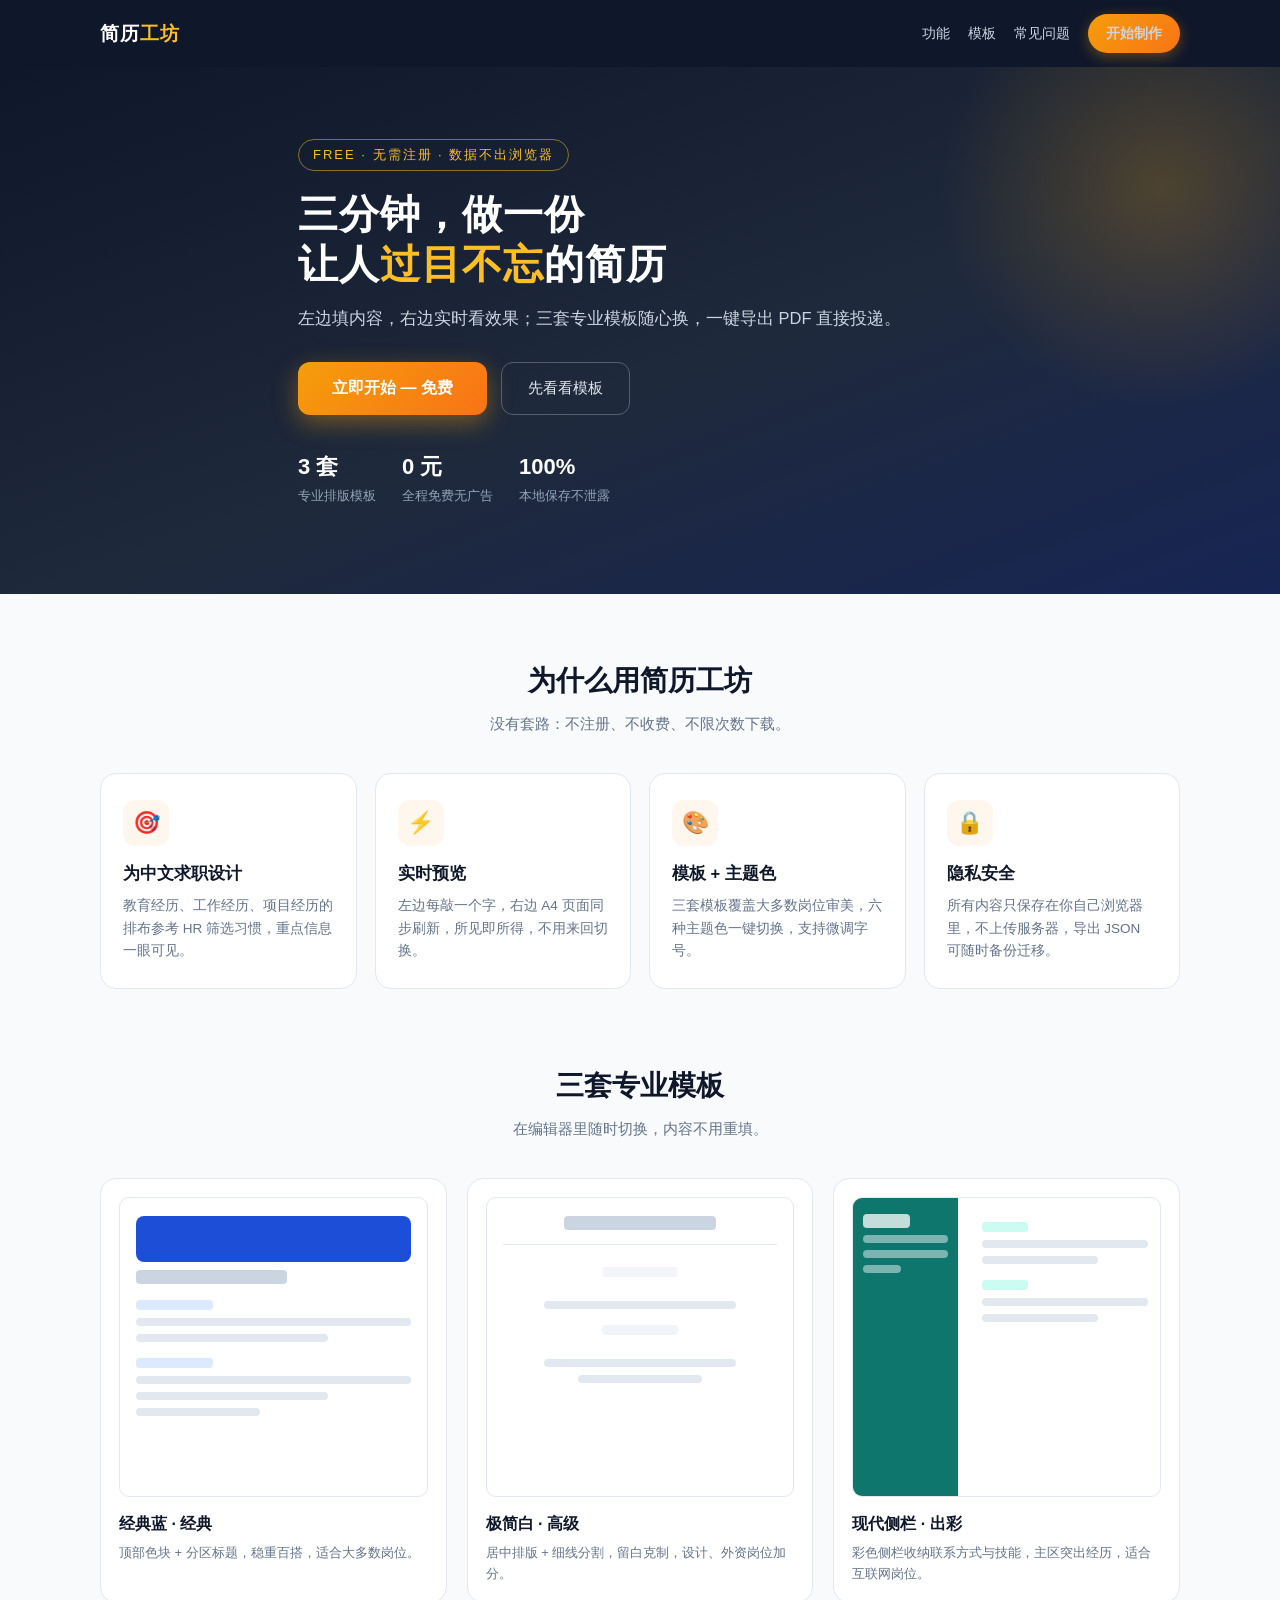
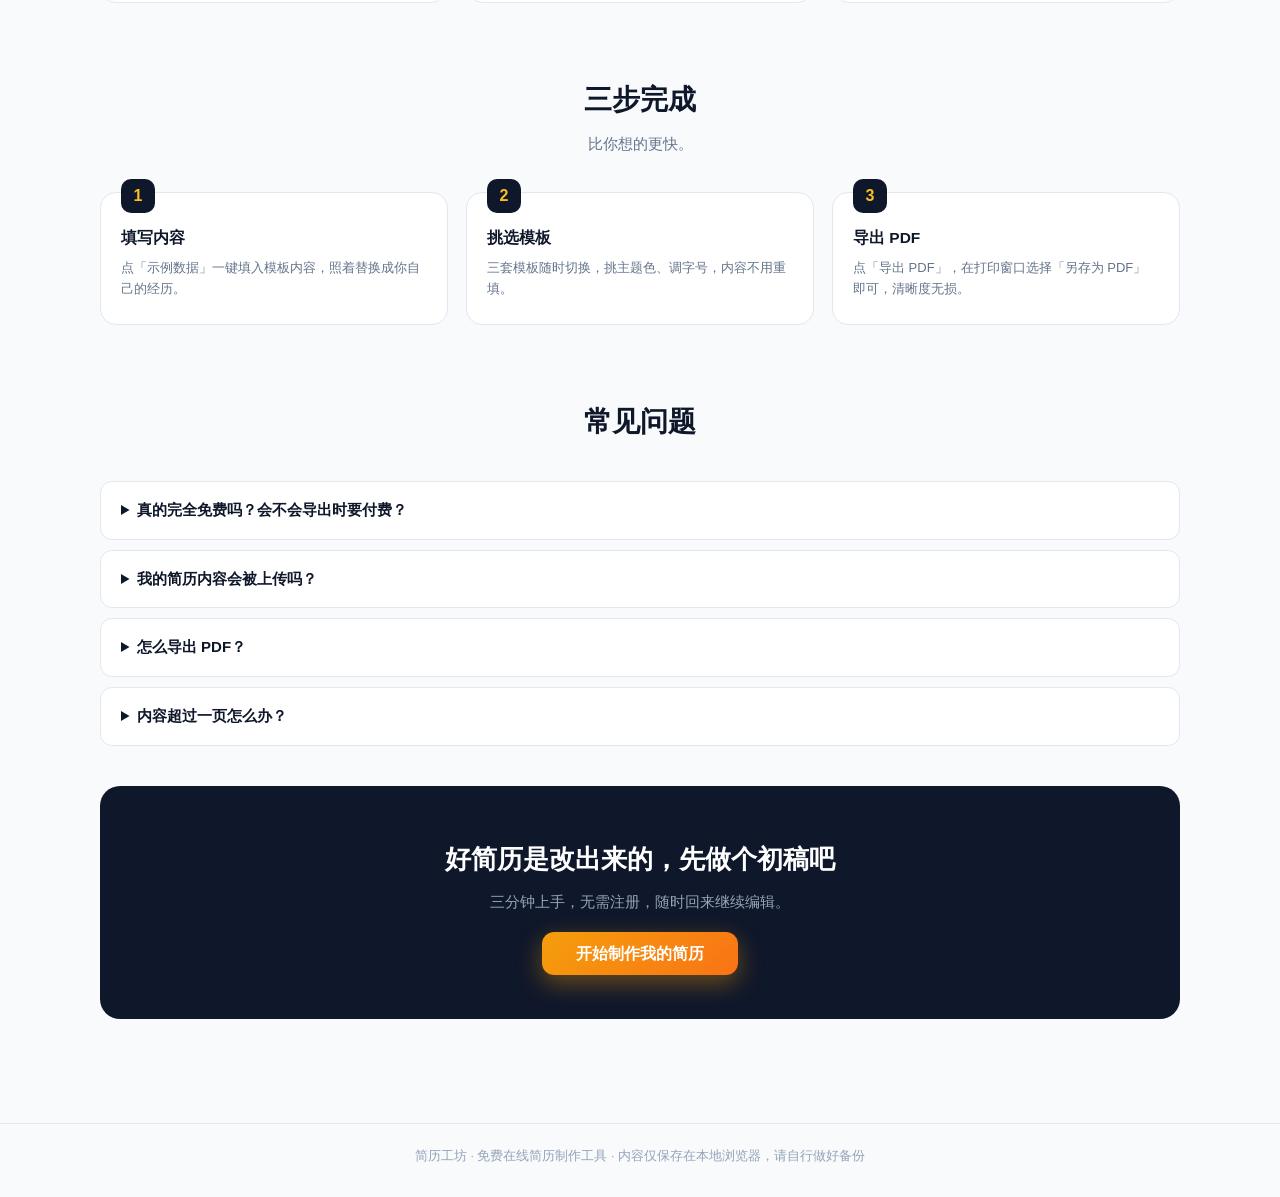
<file: index.html>
<!DOCTYPE html>
<html lang="zh-CN">
<head>
<meta charset="UTF-8">
<meta name="viewport" content="width=device-width, initial-scale=1.0">
<title>简历工坊 - 免费在线简历制作器，3套专业模板一键导出PDF</title>
<meta name="description" content="简历工坊：免费在线简历制作工具，无需注册登录，数据只存在你的浏览器里。3套专业模板、实时预览、自定义主题色，一键导出PDF打印。">
<link rel="icon" href="data:image/svg+xml,<svg xmlns='http://www.w3.org/2000/svg' viewBox='0 0 100 100'><text y='.9em' font-size='90'>📄</text></svg>">
<link rel="stylesheet" href="css/style.css">
</head>
<body>

<header class="topbar">
  <div class="container topbar-inner">
    <a class="brand" href="index.html">简历<em>工坊</em></a>
    <nav class="topnav">
      <a class="link" href="#features">功能</a>
      <a class="link" href="#templates">模板</a>
      <a class="link" href="#faq">常见问题</a>
      <a class="btn-gold" href="editor.html">开始制作</a>
    </nav>
  </div>
</header>

<section class="hero">
  <div class="container hero-inner">
    <span class="tag">FREE · 无需注册 · 数据不出浏览器</span>
    <h1>三分钟，做一份<br>让人<span>过目不忘</span>的简历</h1>
    <p class="sub">左边填内容，右边实时看效果；三套专业模板随心换，一键导出 PDF 直接投递。</p>
    <div class="hero-actions">
      <a class="btn-main" href="editor.html">立即开始 — 免费</a>
      <a class="btn-ghost" href="#templates">先看看模板</a>
    </div>
    <div class="hero-meta">
      <div><b>3 套</b>专业排版模板</div>
      <div><b>0 元</b>全程免费无广告</div>
      <div><b>100%</b>本地保存不泄露</div>
    </div>
  </div>
</section>

<section class="section container" id="features">
  <div class="section-title">
    <h2>为什么用简历工坊</h2>
    <p>没有套路：不注册、不收费、不限次数下载。</p>
  </div>
  <div class="features">
    <div class="feature">
      <div class="icon">🎯</div>
      <h3>为中文求职设计</h3>
      <p>教育经历、工作经历、项目经历的排布参考 HR 筛选习惯，重点信息一眼可见。</p>
    </div>
    <div class="feature">
      <div class="icon">⚡️</div>
      <h3>实时预览</h3>
      <p>左边每敲一个字，右边 A4 页面同步刷新，所见即所得，不用来回切换。</p>
    </div>
    <div class="feature">
      <div class="icon">🎨</div>
      <h3>模板 + 主题色</h3>
      <p>三套模板覆盖大多数岗位审美，六种主题色一键切换，支持微调字号。</p>
    </div>
    <div class="feature">
      <div class="icon">🔒</div>
      <h3>隐私安全</h3>
      <p>所有内容只保存在你自己浏览器里，不上传服务器，导出 JSON 可随时备份迁移。</p>
    </div>
  </div>
</section>

<section class="section container" id="templates" style="padding-top:10px;">
  <div class="section-title">
    <h2>三套专业模板</h2>
    <p>在编辑器里随时切换，内容不用重填。</p>
  </div>
  <div class="tpl-showcase">
    <a class="tpl-card" href="editor.html?tpl=classic">
      <div class="mock mock-m1">
        <div class="namebar"></div>
        <div class="row title"></div>
        <div class="block-title" style="background:#dbeafe;"></div>
        <div class="row"></div><div class="row mid"></div>
        <div class="block-title" style="background:#dbeafe;"></div>
        <div class="row"></div><div class="row mid"></div><div class="row short"></div>
      </div>
      <h3>经典蓝 · 经典</h3>
      <p>顶部色块 + 分区标题，稳重百搭，适合大多数岗位。</p>
    </a>
    <a class="tpl-card" href="editor.html?tpl=minimal">
      <div class="mock mock-m2">
        <div class="row title" style="margin:0 auto;"></div>
        <div class="rule"></div>
        <div class="block-title"></div>
        <div class="row"></div><div class="row mid"></div>
        <div class="block-title"></div>
        <div class="row"></div><div class="row mid"></div><div class="row short" style="margin:0 auto;"></div>
      </div>
      <h3>极简白 · 高级</h3>
      <p>居中排版 + 细线分割，留白克制，设计、外资岗位加分。</p>
    </a>
    <a class="tpl-card" href="editor.html?tpl=modern">
      <div class="mock mock-m3">
        <div class="side">
          <div class="row title" style="background:rgba(255,255,255,.75);"></div>
          <div class="row"></div><div class="row"></div><div class="row short"></div>
        </div>
        <div class="main">
          <div class="block-title"></div>
          <div class="row"></div><div class="row mid"></div>
          <div class="block-title"></div>
          <div class="row"></div><div class="row mid"></div>
        </div>
      </div>
      <h3>现代侧栏 · 出彩</h3>
      <p>彩色侧栏收纳联系方式与技能，主区突出经历，适合互联网岗位。</p>
    </a>
  </div>
</section>

<section class="section container" style="padding-top:10px;">
  <div class="section-title">
    <h2>三步完成</h2>
    <p>比你想的更快。</p>
  </div>
  <div class="steps">
    <div class="step">
      <h3>填写内容</h3>
      <p>点「示例数据」一键填入模板内容，照着替换成你自己的经历。</p>
    </div>
    <div class="step">
      <h3>挑选模板</h3>
      <p>三套模板随时切换，挑主题色、调字号，内容不用重填。</p>
    </div>
    <div class="step">
      <h3>导出 PDF</h3>
      <p>点「导出 PDF」，在打印窗口选择「另存为 PDF」即可，清晰度无损。</p>
    </div>
  </div>
</section>

<section class="section container faq" id="faq" style="padding-top:10px;">
  <div class="section-title">
    <h2>常见问题</h2>
  </div>
  <details>
    <summary>真的完全免费吗？会不会导出时要付费？</summary>
    <p>完全免费，没有付费解锁环节。本站不设服务器、没有账号系统，制作和导出全部在你的浏览器里完成，成本为零，所以可以一直免费。</p>
  </details>
  <details>
    <summary>我的简历内容会被上传吗？</summary>
    <p>不会。所有内容仅保存在你浏览器的本地存储（localStorage）里，换电脑或换浏览器时用「导出 JSON」备份、再「导入」即可。</p>
  </details>
  <details>
    <summary>怎么导出 PDF？</summary>
    <p>点「导出 PDF」按钮会唤起浏览器的打印窗口，目标打印机选「另存为 PDF」，纸张选 A4、边距选「无」，保存即可。推荐用 Chrome 或 Edge 浏览器。</p>
  </details>
  <details>
    <summary>内容超过一页怎么办？</summary>
    <p>模板会自动分页。建议在校招/社招场景把简历控制在一页内：删掉与目标岗位无关的经历，或用「小」字号；内容特别多时两页也可接受。</p>
  </details>

  <div class="cta-band" style="margin-top:40px;">
    <h2>好简历是改出来的，先做个初稿吧</h2>
    <p>三分钟上手，无需注册，随时回来继续编辑。</p>
    <a class="btn-main" href="editor.html">开始制作我的简历</a>
  </div>
</section>

<footer class="footer">
  <div class="container">
    <p>简历工坊 · 免费在线简历制作工具 · 内容仅保存在本地浏览器，请自行做好备份</p>
  </div>
</footer>
</body>
</html>
</file>
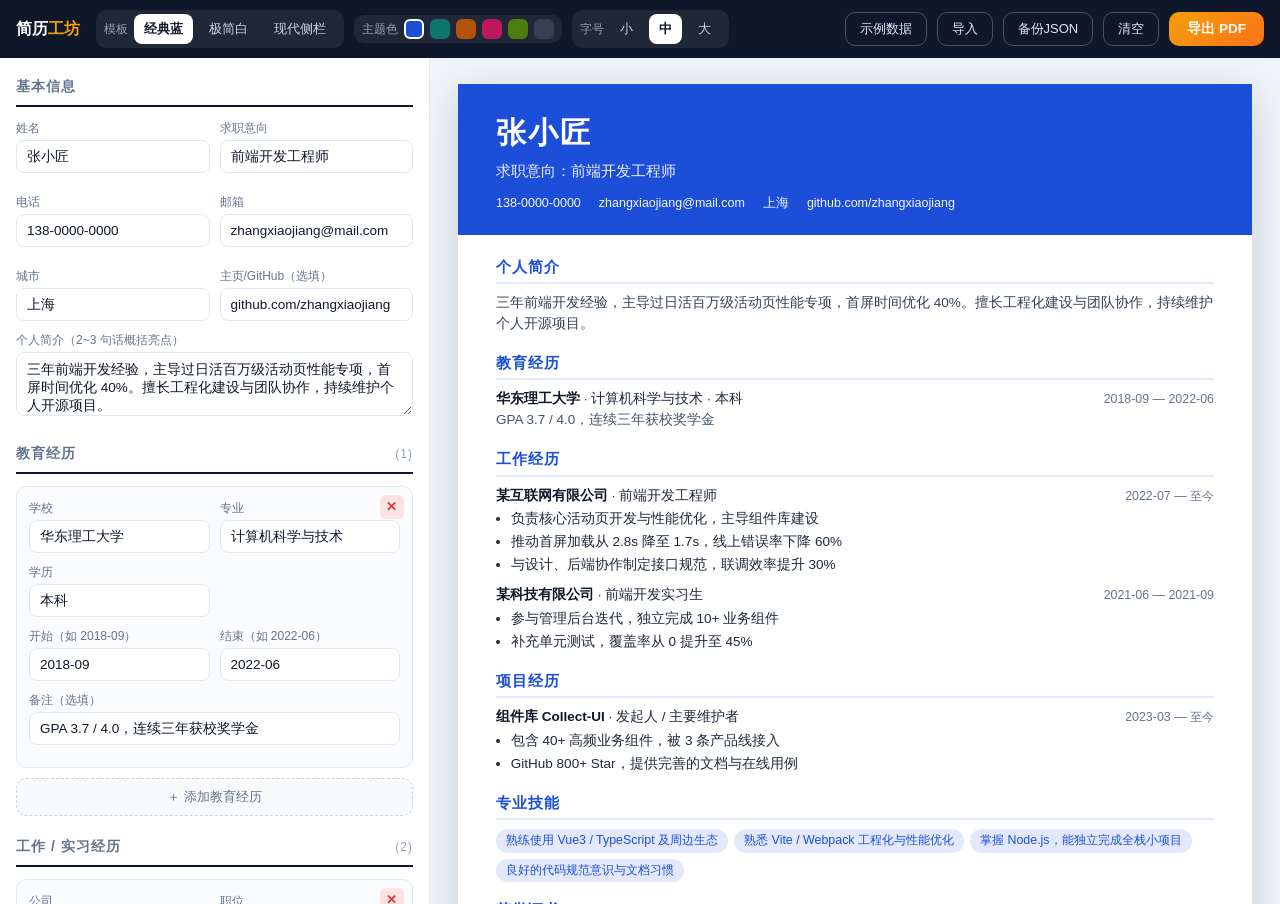
<file: editor.html>
<!DOCTYPE html>
<html lang="zh-CN">
<head>
<meta charset="UTF-8">
<meta name="viewport" content="width=device-width, initial-scale=1.0">
<title>制作简历 - 简历工坊</title>
<meta name="description" content="简历工坊在线编辑器：填写内容实时预览，三套模板一键切换，导出PDF。数据仅保存在本地浏览器。">
<link rel="icon" href="data:image/svg+xml,<svg xmlns='http://www.w3.org/2000/svg' viewBox='0 0 100 100'><text y='.9em' font-size='90'>📄</text></svg>">
<link rel="stylesheet" href="css/app.css">
</head>
<body>

<!-- 工具栏 -->
<div class="toolbar no-print">
  <a class="brand" href="index.html">简历<em>工坊</em></a>

  <div class="group">
    <span class="lbl">模板</span>
    <button type="button" class="tbtn tpl-btn active" data-tpl="classic">经典蓝</button>
    <button type="button" class="tbtn tpl-btn" data-tpl="minimal">极简白</button>
    <button type="button" class="tbtn tpl-btn" data-tpl="modern">现代侧栏</button>
  </div>

  <div class="group">
    <span class="lbl">主题色</span>
    <button type="button" class="swatch" data-color="#1d4ed8" style="background:#1d4ed8" title="稳重蓝"></button>
    <button type="button" class="swatch" data-color="#0f766e" style="background:#0f766e" title="沉稳青"></button>
    <button type="button" class="swatch" data-color="#b45309" style="background:#b45309" title="大地棕"></button>
    <button type="button" class="swatch" data-color="#be185d" style="background:#be185d" title="洋红"></button>
    <button type="button" class="swatch" data-color="#4d7c0f" style="background:#4d7c0f" title="橄榄绿"></button>
    <button type="button" class="swatch" data-color="#374151" style="background:#374151" title="墨灰"></button>
  </div>

  <div class="group">
    <span class="lbl">字号</span>
    <button type="button" class="tbtn fs-btn" data-fs="12.5">小</button>
    <button type="button" class="tbtn fs-btn active" data-fs="13.5">中</button>
    <button type="button" class="tbtn fs-btn" data-fs="14.5">大</button>
  </div>

  <span class="spacer"></span>

  <button type="button" class="btn-line" id="btnSample">示例数据</button>
  <button type="button" class="btn-line" id="btnImport">导入</button>
  <button type="button" class="btn-line" id="btnExport">备份JSON</button>
  <button type="button" class="btn-line" id="btnClear">清空</button>
  <button type="button" class="btn-accent" id="btnPrint">导出 PDF</button>
  <input type="file" id="fileInput" accept=".json,application/json" style="display:none">
</div>

<div class="workspace">
  <!-- 左侧表单 -->
  <div class="form-pane no-print">

    <div class="form-section">
      <h3>基本信息</h3>
      <div class="grid2">
        <div class="field"><label>姓名</label><input data-bind="basic.name" placeholder="张三"></div>
        <div class="field"><label>求职意向</label><input data-bind="basic.intent" placeholder="前端工程师"></div>
        <div class="field"><label>电话</label><input data-bind="basic.phone" placeholder="138-0000-0000"></div>
        <div class="field"><label>邮箱</label><input data-bind="basic.email" placeholder="zhangsan@mail.com"></div>
        <div class="field"><label>城市</label><input data-bind="basic.city" placeholder="上海"></div>
        <div class="field"><label>主页/GitHub（选填）</label><input data-bind="basic.site" placeholder="github.com/zhangsan"></div>
      </div>
      <div class="field">
        <label>个人简介（2~3 句话概括亮点）</label>
        <textarea data-bind="basic.summary" placeholder="3 年前端开发经验，主导过日活百万级 H5 项目重构，擅长性能优化与工程化建设。"></textarea>
      </div>
    </div>

    <div class="form-section">
      <h3>教育经历 <span class="cnt" id="cntEdu"></span></h3>
      <div id="listEdu"></div>
      <button type="button" class="add-btn" data-action="add" data-list="education">＋ 添加教育经历</button>
    </div>

    <div class="form-section">
      <h3>工作 / 实习经历 <span class="cnt" id="cntWork"></span></h3>
      <div id="listWork"></div>
      <button type="button" class="add-btn" data-action="add" data-list="work">＋ 添加经历</button>
    </div>

    <div class="form-section">
      <h3>项目经历 <span class="cnt" id="cntProj"></span></h3>
      <div id="listProj"></div>
      <button type="button" class="add-btn" data-action="add" data-list="projects">＋ 添加项目</button>
    </div>

    <div class="form-section">
      <h3>专业技能</h3>
      <div class="field">
        <textarea id="skillsInput" placeholder="每行一项，例如：&#10;熟练使用 Vue / React 及周边生态&#10;熟悉 Webpack / Vite 工程化配置"></textarea>
        <div class="hint">每行一条，建议 4~8 条，按熟练程度排序。</div>
      </div>
    </div>

    <div class="form-section">
      <h3>荣誉 / 证书 <span class="cnt" id="cntHonor"></span></h3>
      <div id="listHonor"></div>
      <button type="button" class="add-btn" data-action="add" data-list="honors">＋ 添加荣誉</button>
    </div>
  </div>

  <!-- 右侧预览 -->
  <div class="preview-pane" id="previewPane">
    <div class="rz-scale" id="rzScale">
      <div class="resume" id="resumeRoot"></div>
    </div>
  </div>
</div>

<script src="js/editor.js"></script>
</body>
</html>
</file>
<file: css/style.css>
:root {
  --navy: #0f172a;
  --navy-2: #1e293b;
  --amber: #f59e0b;
  --amber-2: #fbbf24;
  --ink: #0f172a;
  --muted: #64748b;
  --border: #e2e8f0;
  --bg: #f8fafc;
  --card: #ffffff;
  --radius: 16px;
}

* { box-sizing: border-box; margin: 0; padding: 0; }
html { -webkit-text-size-adjust: 100%; }
body {
  font-family: -apple-system, BlinkMacSystemFont, "PingFang SC", "Microsoft YaHei", "Segoe UI", sans-serif;
  color: var(--ink);
  background: var(--bg);
  line-height: 1.65;
}
.container { max-width: 1080px; margin: 0 auto; padding: 0 18px; }
a { color: inherit; }

/* ---------- 顶部导航 ---------- */
.topbar { background: var(--navy); color: #e2e8f0; position: sticky; top: 0; z-index: 20; }
.topbar-inner { display: flex; align-items: center; justify-content: space-between; padding: 14px 0; }
.brand { font-size: 19px; font-weight: 700; letter-spacing: 1px; color: #fff; text-decoration: none; }
.brand em { font-style: normal; color: var(--amber-2); }
.topnav { display: flex; gap: 18px; align-items: center; }
.topnav a { color: #cbd5e1; text-decoration: none; font-size: 14px; }
.topnav a:hover { color: #fff; }
.btn-gold {
  background: linear-gradient(135deg, var(--amber), #f97316);
  color: #fff; font-weight: 600; font-size: 14px;
  padding: 8px 18px; border-radius: 999px; text-decoration: none;
  box-shadow: 0 4px 14px rgba(245, 158, 11, .35);
}
.btn-gold:hover { filter: brightness(1.06); }

/* ---------- Hero ---------- */
.hero { background: linear-gradient(160deg, var(--navy) 0%, #1e293b 55%, #172554 100%); color: #fff; padding: 72px 0 88px; position: relative; overflow: hidden; }
.hero::after {
  content: ""; position: absolute; width: 480px; height: 480px; border-radius: 50%;
  background: radial-gradient(circle, rgba(245,158,11,.22), transparent 65%);
  right: -120px; top: -120px;
}
.hero-inner { position: relative; z-index: 1; max-width: 720px; }
.hero .tag {
  display: inline-block; font-size: 13px; letter-spacing: 2px;
  border: 1px solid rgba(251,191,36,.5); color: var(--amber-2);
  padding: 4px 14px; border-radius: 999px; margin-bottom: 18px;
}
.hero h1 { font-size: 40px; line-height: 1.25; font-weight: 800; letter-spacing: 1px; }
.hero h1 span { color: var(--amber-2); }
.hero p.sub { color: #cbd5e1; font-size: 16.5px; margin: 16px 0 30px; }
.hero-actions { display: flex; gap: 14px; flex-wrap: wrap; }
.btn-main {
  background: linear-gradient(135deg, var(--amber), #f97316); color: #fff;
  font-size: 16px; font-weight: 700; text-decoration: none;
  padding: 13px 34px; border-radius: 12px;
  box-shadow: 0 8px 24px rgba(245, 158, 11, .4);
}
.btn-ghost {
  color: #e2e8f0; font-size: 15px; text-decoration: none;
  padding: 13px 26px; border-radius: 12px; border: 1px solid rgba(255,255,255,.25);
}
.btn-ghost:hover { border-color: rgba(255,255,255,.5); }
.hero-meta { display: flex; gap: 26px; margin-top: 34px; flex-wrap: wrap; }
.hero-meta div { font-size: 13px; color: #94a3b8; }
.hero-meta b { display: block; font-size: 22px; color: #fff; font-weight: 700; }

/* ---------- 功能卡 ---------- */
.section { padding: 64px 0; }
.section-title { text-align: center; margin-bottom: 36px; }
.section-title h2 { font-size: 28px; font-weight: 800; }
.section-title p { color: var(--muted); margin-top: 8px; font-size: 15px; }

.features { display: grid; grid-template-columns: repeat(auto-fit, minmax(240px, 1fr)); gap: 18px; }
.feature {
  background: var(--card); border: 1px solid var(--border); border-radius: var(--radius);
  padding: 26px 22px;
}
.feature .icon {
  width: 46px; height: 46px; border-radius: 12px; display: flex; align-items: center; justify-content: center;
  font-size: 22px; background: #fff7ed; margin-bottom: 14px;
}
.feature h3 { font-size: 16.5px; margin-bottom: 8px; }
.feature p { font-size: 13.5px; color: var(--muted); }

/* ---------- 模板展示 ---------- */
.tpl-showcase { display: grid; grid-template-columns: repeat(auto-fit, minmax(260px, 1fr)); gap: 20px; }
.tpl-card {
  background: var(--card); border: 1px solid var(--border); border-radius: var(--radius);
  padding: 18px; text-decoration: none; transition: transform .15s, box-shadow .15s;
}
.tpl-card:hover { transform: translateY(-4px); box-shadow: 0 14px 30px rgba(15,23,42,.12); }
.mock {
  height: 300px; border-radius: 10px; overflow: hidden; background: #fff;
  border: 1px solid var(--border); padding: 18px 16px; display: flex; flex-direction: column; gap: 8px;
}
.mock .row { height: 8px; border-radius: 4px; background: #e2e8f0; }
.mock .row.short { width: 45%; }
.mock .row.mid { width: 70%; }
.mock .row.title { height: 14px; width: 55%; background: #cbd5e1; }
.mock .block-title { height: 10px; width: 28%; border-radius: 4px; margin-top: 8px; }
.tpl-card h3 { font-size: 16px; margin: 14px 0 4px; }
.tpl-card p { font-size: 13px; color: var(--muted); }
.mock-m1 .namebar { height: 46px; border-radius: 8px; background: #1d4ed8; }
.mock-m2 { align-items: center; text-align: center; }
.mock-m2 .rule { width: 100%; height: 1px; background: #e2e8f0; margin: 6px 0; }
.mock-m3 { flex-direction: row; gap: 12px; padding: 0; }
.mock-m3 .side { width: 34%; background: #0f766e; padding: 16px 10px; display: flex; flex-direction: column; gap: 7px; }
.mock-m3 .side .row { background: rgba(255,255,255,.45); }
.mock-m3 .main { flex: 1; padding: 16px 12px; display: flex; flex-direction: column; gap: 8px; }
.mock-m1 .block-title { background: #dbeafe; }
.mock-m2 .block-title { background: #f1f5f9; margin-left: auto; margin-right: auto; }
.mock-m3 .main .block-title { background: #ccfbf1; }

/* ---------- 步骤 ---------- */
.steps { display: grid; grid-template-columns: repeat(auto-fit, minmax(220px, 1fr)); gap: 18px; counter-reset: step; }
.step { background: var(--card); border: 1px solid var(--border); border-radius: var(--radius); padding: 24px 20px; position: relative; }
.step::before {
  counter-increment: step; content: counter(step);
  position: absolute; top: -14px; left: 20px;
  width: 34px; height: 34px; border-radius: 10px;
  background: var(--navy); color: var(--amber-2); font-weight: 800;
  display: flex; align-items: center; justify-content: center; font-size: 16px;
}
.step h3 { font-size: 15.5px; margin: 8px 0 6px; }
.step p { font-size: 13px; color: var(--muted); }

/* ---------- FAQ ---------- */
.faq details {
  background: var(--card); border: 1px solid var(--border); border-radius: 12px;
  padding: 16px 20px; margin-bottom: 10px;
}
.faq summary { font-weight: 600; font-size: 15px; cursor: pointer; }
.faq p { font-size: 14px; color: var(--muted); margin-top: 8px; }

/* ---------- CTA ---------- */
.cta-band { background: var(--navy); border-radius: 20px; color: #fff; text-align: center; padding: 52px 24px; }
.cta-band h2 { font-size: 26px; font-weight: 800; }
.cta-band p { color: #94a3b8; margin: 10px 0 26px; font-size: 14.5px; }

/* ---------- footer ---------- */
.footer { border-top: 1px solid var(--border); padding: 22px 0 30px; margin-top: 40px; }
.footer p { text-align: center; font-size: 12.5px; color: #94a3b8; }

@media (max-width: 640px) {
  .hero h1 { font-size: 30px; }
  .topnav a.link { display: none; }
}
</file>
<file: css/app.css>
:root {
  --ink: #0f172a;
  --muted: #64748b;
  --border: #e2e8f0;
  --bg: #f1f5f9;
  --card: #fff;
  --navy: #0f172a;
  --amber: #f59e0b;
  --radius: 12px;
}

* { box-sizing: border-box; margin: 0; padding: 0; }
html, body { height: 100%; }
body {
  font-family: -apple-system, BlinkMacSystemFont, "PingFang SC", "Microsoft YaHei", "Segoe UI", sans-serif;
  color: var(--ink); background: var(--bg); line-height: 1.5;
}

/* ================= 顶部工具栏 ================= */
.toolbar {
  position: sticky; top: 0; z-index: 30;
  background: var(--navy); color: #e2e8f0;
  display: flex; align-items: center; gap: 10px; flex-wrap: wrap;
  padding: 10px 16px;
}
.toolbar .brand { font-weight: 700; font-size: 16px; color: #fff; text-decoration: none; margin-right: 6px; }
.toolbar .brand em { font-style: normal; color: var(--amber); }
.toolbar .group {
  display: flex; align-items: center; gap: 6px;
  background: rgba(255,255,255,.07); border-radius: 10px; padding: 4px 8px;
}
.toolbar .group .lbl { font-size: 12px; color: #94a3b8; }
.toolbar button.tbtn {
  border: none; background: transparent; color: #cbd5e1; font-size: 13px;
  padding: 6px 10px; border-radius: 8px; cursor: pointer;
}
.toolbar button.tbtn:hover { background: rgba(255,255,255,.1); color: #fff; }
.toolbar button.tbtn.active { background: #fff; color: var(--navy); font-weight: 700; }
.toolbar .swatch {
  width: 20px; height: 20px; border-radius: 6px; border: 2px solid transparent; cursor: pointer; padding: 0;
}
.toolbar .swatch.active { border-color: #fff; }
.toolbar .spacer { flex: 1; }
.btn-accent {
  background: linear-gradient(135deg, var(--amber), #f97316); border: none; color: #fff;
  font-weight: 700; font-size: 13.5px; padding: 8px 18px; border-radius: 10px; cursor: pointer;
}
.toolbar .btn-line {
  border: 1px solid rgba(255,255,255,.25); background: transparent; color: #e2e8f0;
  font-size: 13px; padding: 7px 14px; border-radius: 10px; cursor: pointer;
}
.toolbar .btn-line:hover { border-color: rgba(255,255,255,.5); color: #fff; }

/* ================= 编辑区布局 ================= */
.workspace {
  display: grid; grid-template-columns: 430px 1fr;
  height: calc(100vh - 54px);
}
@media (max-width: 900px) {
  .workspace { grid-template-columns: 1fr; height: auto; }
  .preview-pane { position: static !important; }
}

/* 左侧表单 */
.form-pane {
  overflow-y: auto; padding: 18px 16px 60px;
  background: #fff; border-right: 1px solid var(--border);
}
.form-section { margin-bottom: 20px; }
.form-section > h3 {
  font-size: 14px; color: var(--muted); letter-spacing: 1px;
  padding-bottom: 8px; border-bottom: 2px solid var(--ink); margin-bottom: 12px;
  display: flex; justify-content: space-between; align-items: center;
}
.form-section > h3 .cnt { font-size: 12px; color: #94a3b8; font-weight: 400; }
.grid2 { display: grid; grid-template-columns: 1fr 1fr; gap: 10px; }
.field { margin-bottom: 10px; }
.field label { display: block; font-size: 12px; color: var(--muted); margin-bottom: 3px; }
.field input, .field select, .field textarea {
  width: 100%; padding: 8px 10px; font-size: 13.5px; font-family: inherit;
  border: 1px solid var(--border); border-radius: 8px; background: #fff; color: var(--ink);
  outline: none;
}
.field input:focus, .field select:focus, .field textarea:focus {
  border-color: var(--navy); box-shadow: 0 0 0 3px rgba(15,23,42,.08);
}
.field textarea { resize: vertical; min-height: 64px; }
.field .hint { font-size: 11px; color: #94a3b8; margin-top: 3px; }
.item-card {
  border: 1px solid var(--border); border-radius: 10px; padding: 12px;
  margin-bottom: 10px; position: relative; background: #fbfcfe;
}
.item-card .del {
  position: absolute; top: 8px; right: 8px; border: none; background: #fee2e2; color: #dc2626;
  font-size: 12px; width: 24px; height: 24px; border-radius: 6px; cursor: pointer; line-height: 1;
}
.item-card .del:hover { background: #fecaca; }
.add-btn {
  width: 100%; border: 1px dashed #cbd5e1; background: #f8fafc; color: var(--muted);
  padding: 9px; font-size: 13px; border-radius: 10px; cursor: pointer;
}
.add-btn:hover { border-color: var(--navy); color: var(--navy); }

/* 右侧预览 */
.preview-pane {
  overflow: auto; padding: 26px 10px 60px;
  display: flex; justify-content: center; align-items: flex-start;
  position: relative;
}
.rz-scale {
  transform-origin: top center;
  box-shadow: 0 10px 40px rgba(15,23,42,.18);
  background: #fff;
}

/* ================= 简历纸张（三套模板共用变量） ================= */
.resume {
  --accent: #1d4ed8;
  --accent-weak: #eff6ff;
  --fs: 13.5px;
  width: 794px; min-height: 1123px;
  background: #fff; color: #1e293b;
  font-size: var(--fs); line-height: 1.55;
}
.resume b { color: #0f172a; }
.rz-item { break-inside: avoid; page-break-inside: avoid; }
.rz-date { color: #64748b; font-size: .92em; white-space: nowrap; }
.rz-bullets { margin: 3px 0 0; padding-left: 1.1em; }
.rz-bullets li { margin-bottom: 2px; }
.rz-row { display: flex; justify-content: space-between; gap: 12px; align-items: baseline; }
.rz-row .rz-main { flex: 1; }
.rz-head-item { margin-bottom: 9px; }
.rz-sub { color: #475569; }

/* ---- 模板A 经典蓝 ---- */
.tpl-classic { padding: 0 0 34px; }
.tpl-classic .rz-header { background: var(--accent); color: #fff; padding: 26px 38px 22px; }
.tpl-classic .rz-name { font-size: 30px; font-weight: 800; letter-spacing: 2px; }
.tpl-classic .rz-intent { font-size: 15px; opacity: .92; margin-top: 2px; }
.tpl-classic .rz-contact {
  display: flex; flex-wrap: wrap; gap: 6px 18px; margin-top: 12px; font-size: 12.5px; opacity: .95;
}
.tpl-classic .rz-body { padding: 20px 38px 0; }
.tpl-classic .rz-sec { margin-bottom: 16px; }
.tpl-classic .rz-sec-title {
  font-size: 15px; font-weight: 700; color: var(--accent);
  border-bottom: 2px solid var(--accent-weak);
  padding-bottom: 4px; margin-bottom: 9px; letter-spacing: 1px;
}
.tpl-classic .rz-summary { color: #334155; }
.tpl-classic .rz-skill-tags { display: flex; flex-wrap: wrap; gap: 6px; }
.tpl-classic .rz-skill-tags span {
  background: var(--accent-weak); color: var(--accent);
  font-size: .92em; padding: 2px 10px; border-radius: 999px;
}

/* ---- 模板B 极简白 ---- */
.tpl-minimal { padding: 40px 52px 44px; text-align: center; }
.tpl-minimal .rz-name { font-size: 30px; font-weight: 800; letter-spacing: 4px; }
.tpl-minimal .rz-intent { color: #64748b; margin-top: 4px; letter-spacing: 2px; }
.tpl-minimal .rz-contact {
  display: flex; justify-content: center; flex-wrap: wrap; gap: 4px 10px;
  font-size: 12.5px; color: #64748b; margin-top: 10px;
}
.tpl-minimal .rz-rule { height: 1px; background: #cbd5e1; margin: 18px auto 4px; }
.tpl-minimal .rz-sec { margin-top: 16px; text-align: left; }
.tpl-minimal .rz-sec-title {
  font-size: 13px; font-weight: 700; letter-spacing: 3px; color: #0f172a;
  display: flex; align-items: center; gap: 10px; margin-bottom: 8px;
}
.tpl-minimal .rz-sec-title::before,
.tpl-minimal .rz-sec-title::after {
  content: ""; flex: 1; height: 1px; background: #e2e8f0;
}
.tpl-minimal .rz-sec-title { justify-content: center; }
.tpl-minimal .rz-row .rz-date { text-align: right; }
.tpl-minimal .rz-edu-item, .tpl-minimal .rz-honor-line { text-align: center; }
.tpl-minimal .rz-summary { text-align: justify; }
.tpl-minimal .rz-skill-line { text-align: center; color: #334155; }

/* ---- 模板C 现代侧栏 ---- */
.tpl-modern { display: grid; grid-template-columns: 268px 1fr; min-height: 1123px; }
.tpl-modern .rz-side {
  background: var(--accent); color: #fff; padding: 34px 24px;
}
.tpl-modern .rz-side .rz-name { font-size: 24px; font-weight: 800; letter-spacing: 1px; }
.tpl-modern .rz-side .rz-intent { opacity: .9; font-size: 13.5px; margin: 2px 0 18px; }
.tpl-modern .rz-side .rz-sec { margin-bottom: 20px; }
.tpl-modern .rz-side .rz-sec-title {
  font-size: 13px; font-weight: 700; letter-spacing: 2px; opacity: .85;
  border-bottom: 1px solid rgba(255,255,255,.35); padding-bottom: 4px; margin-bottom: 8px;
}
.tpl-modern .rz-side .rz-contact { font-size: 12.5px; display: grid; gap: 5px; }
.tpl-modern .rz-side .rz-edu-item { font-size: 12.5px; margin-bottom: 8px; }
.tpl-modern .rz-side .rz-edu-item b { color: #fff; display: block; font-size: 1.05em; }
.tpl-modern .rz-side .rz-date { color: rgba(255,255,255,.8); font-size: .9em; }
.tpl-modern .rz-side .rz-skill-tags { display: flex; flex-wrap: wrap; gap: 5px; }
.tpl-modern .rz-side .rz-skill-tags span {
  background: rgba(255,255,255,.16); padding: 2px 9px; border-radius: 999px; font-size: .9em;
}
.tpl-modern .rz-main-col { padding: 34px 30px; }
.tpl-modern .rz-main-col .rz-sec { margin-bottom: 18px; }
.tpl-modern .rz-main-col .rz-sec-title {
  font-size: 15px; font-weight: 700; color: var(--accent);
  padding-left: 10px; border-left: 4px solid var(--accent); margin-bottom: 10px; letter-spacing: 1px;
}
.tpl-modern .rz-bullets { color: #374151; }
.tpl-modern .rz-honor-line { margin-bottom: 5px; }

/* ================= 打印导出 ================= */
@page { size: A4; margin: 0; }
@media print {
  body { background: #fff; }
  .no-print { display: none !important; }
  .workspace { display: block; height: auto; }
  .preview-pane { overflow: visible; padding: 0; display: block; }
  .rz-scale {
    transform: none !important; margin: 0 auto; box-shadow: none; width: 794px;
  }
  .resume { box-shadow: none; }
}
</file>
